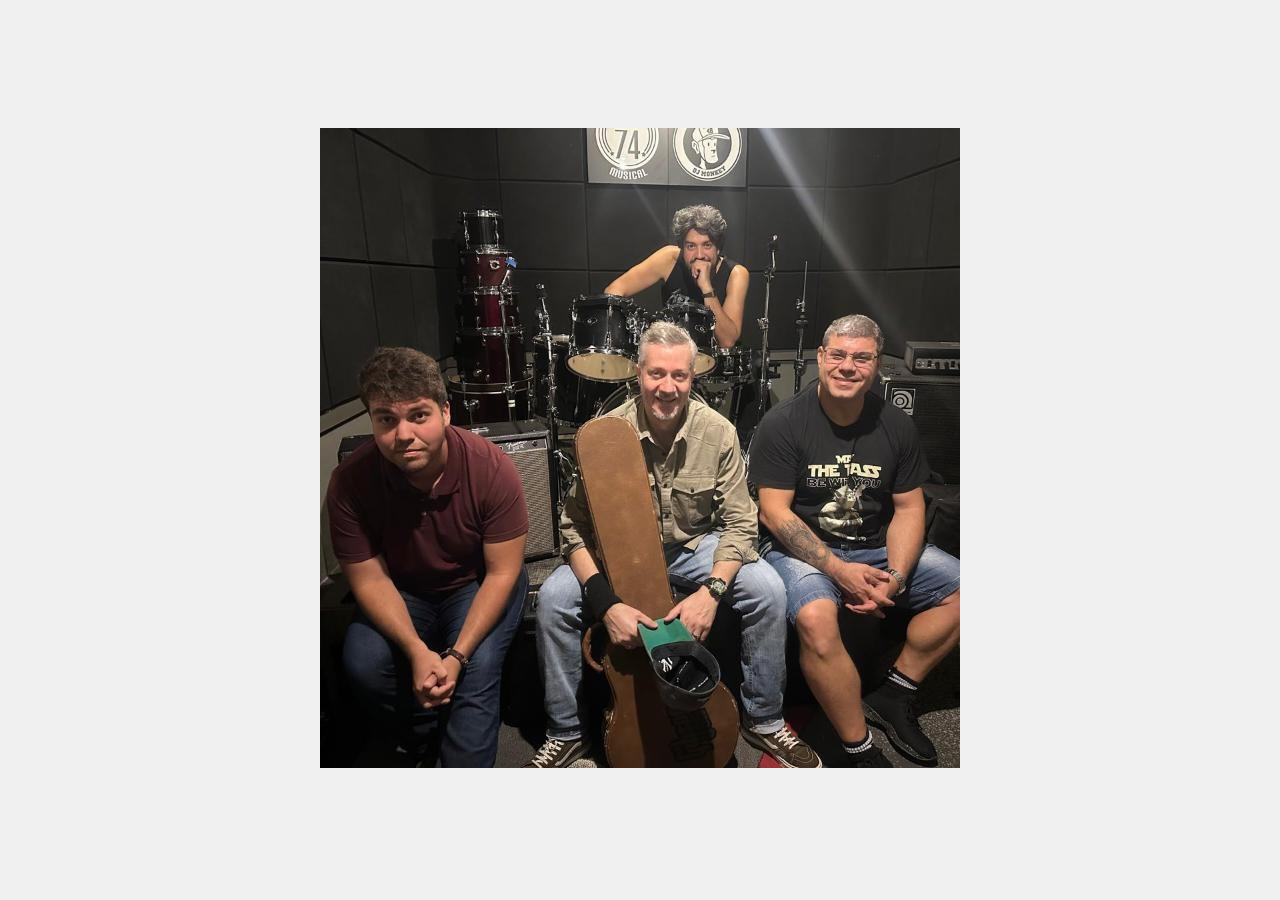
<file: index2.html>
<!DOCTYPE html>
<html lang="pt">
<head>
    <meta charset="UTF-8">
    <meta name="viewport" content="width=device-width, initial-scale=1.0">
    <title>Foto Centralizada</title>
    <style>
        body, html {
            margin: 0;
            padding: 0;
            height: 100%;
            display: flex;
            justify-content: center;
            align-items: center;
            background-color: #f0f0f0;
        }
        .container img {
            max-width: 100%;
            max-height: 100%;
        }
    </style>
</head>
<body>
    <div class="container">
        <img src="banda.jpg" alt="Banda">
    </div>
</body>
</html
</file>
